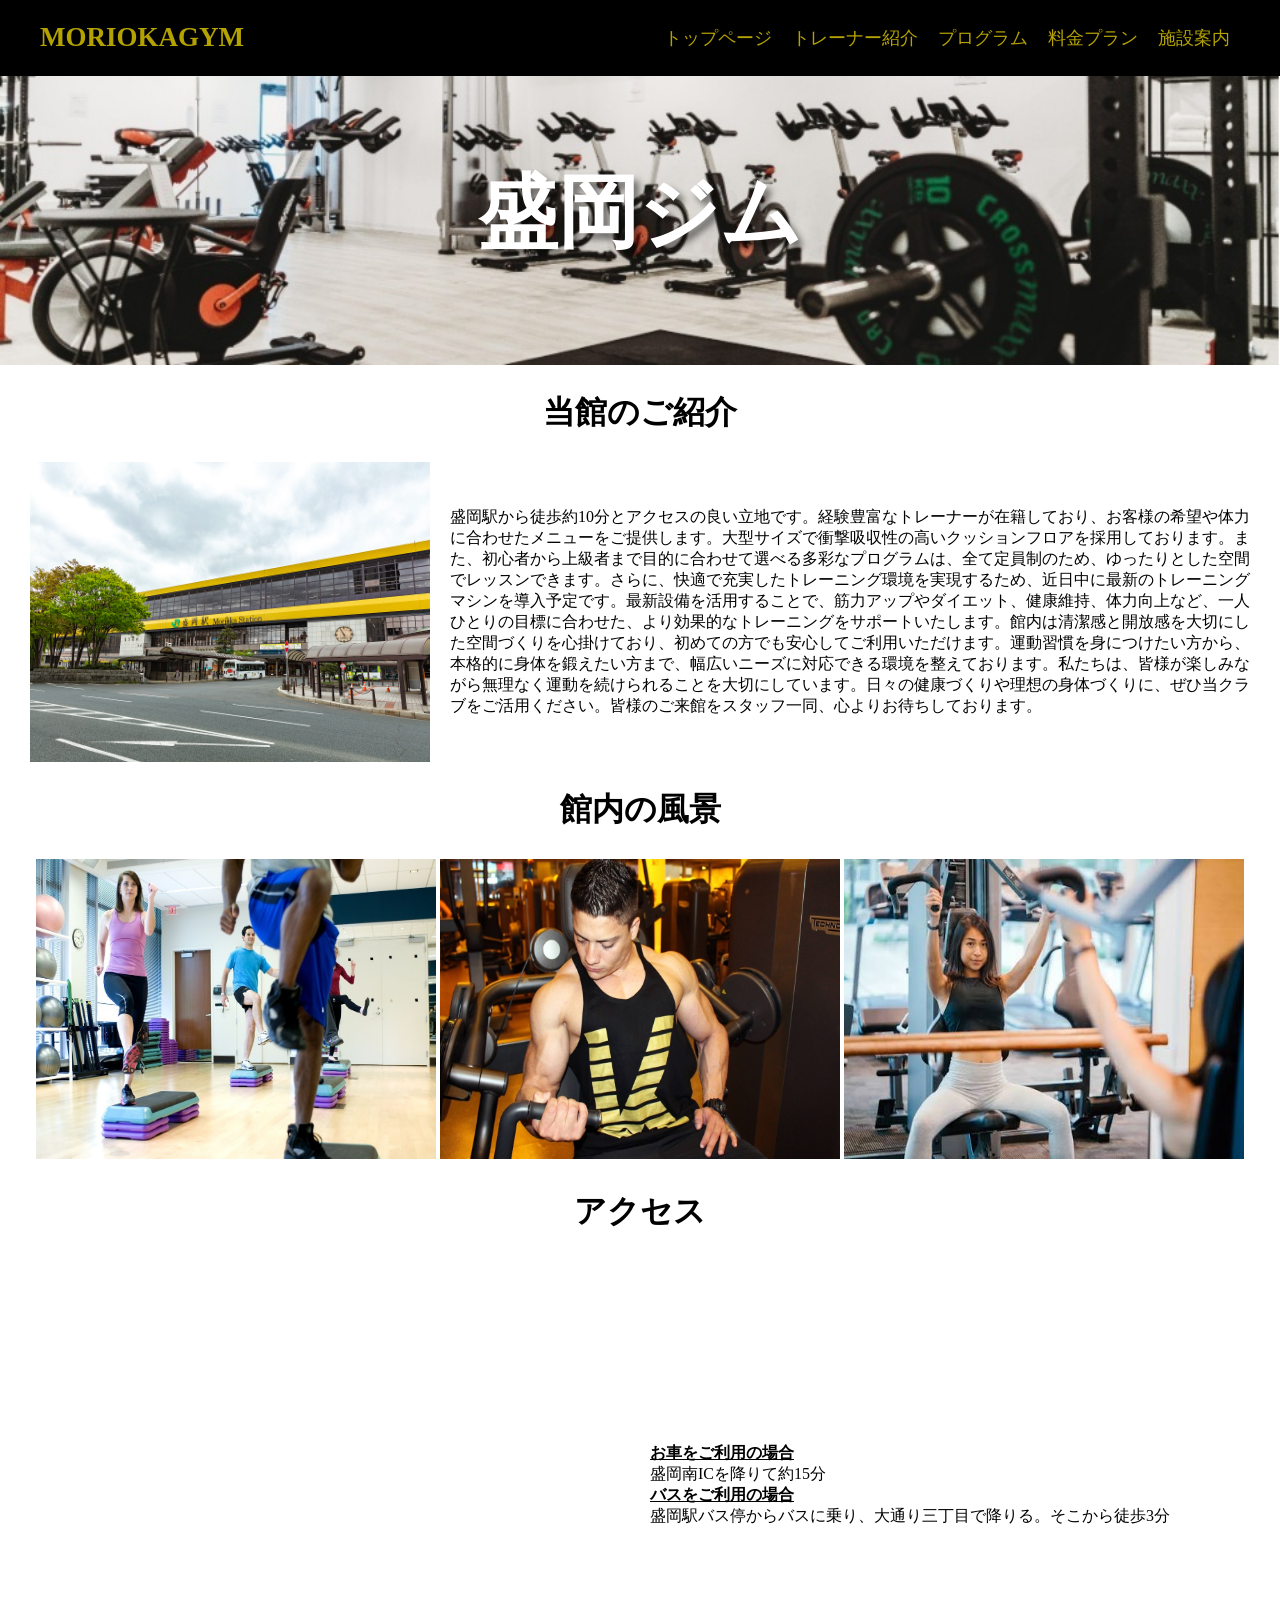
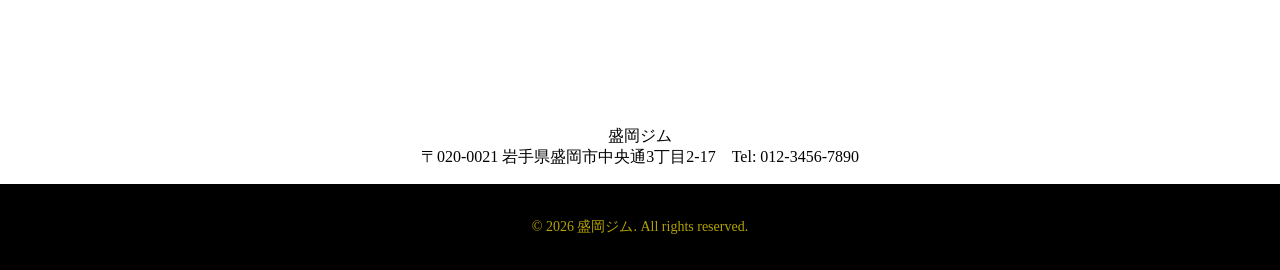
<file: index.html>
<!DOCTYPE html>
<html lang="ja">

<head>
    <meta charset="UTF-8">
    <meta name="viewport" content="width=device-width, initial-scale=1.0">
    <title>盛岡ジム - トップページ</title>
    <link rel="stylesheet" href="common.css">
    <link rel="stylesheet" href="Toppage.css">
</head>

<body>
    <header>
        <nav>
            <div class="header-logo">
                <h1>MORIOKAGYM</h1>
            </div>
            <div class="header-nemu">
                <ul>
                    <li><a href="#">トップページ</a></li>
                    <li><a href="Profile.html">トレーナー紹介</a></li>
                    <li><a href="*">プログラム</a></li>
                    <li><a href="PricePlan.html">料金プラン</a></li>
                    <li><a href="facilities-guide.html">施設案内</a></li>
                </ul>
            </div>
        </nav>
    </header>
    <div class="image-box">
        <img src="img/ToppageImg/top.jpg" alt="トップ">
        <p class="overlay-text">盛岡ジム</p>
    </div>
    <h2 class="introduction">当館のご紹介</h2>
    <div class="land">
        <img src="img/ToppageImg/MoriokaStation.webp" class="morioka-station" alt="盛岡駅">
        <div class="land-text">
            <p>盛岡駅から徒歩約10分とアクセスの良い立地です。経験豊富なトレーナーが在籍しており、お客様の希望や体力に合わせたメニューをご提供します。大型サイズで衝撃吸収性の高いクッションフロアを採用しております。また、初心者から上級者まで目的に合わせて選べる多彩なプログラムは、全て定員制のため、ゆったりとした空間でレッスンできます。さらに、快適で充実したトレーニング環境を実現するため、近日中に最新のトレーニングマシンを導入予定です。最新設備を活用することで、筋力アップやダイエット、健康維持、体力向上など、一人ひとりの目標に合わせた、より効果的なトレーニングをサポートいたします。館内は清潔感と開放感を大切にした空間づくりを心掛けており、初めての方でも安心してご利用いただけます。運動習慣を身につけたい方から、本格的に身体を鍛えたい方まで、幅広いニーズに対応できる環境を整えております。私たちは、皆様が楽しみながら無理なく運動を続けられることを大切にしています。日々の健康づくりや理想の身体づくりに、ぜひ当クラブをご活用ください。皆様のご来館をスタッフ一同、心よりお待ちしております。
            </p>
        </div>
    </div>
    <h2 class="indoor">館内の風景</h2>
    <div class="indoor-pic">
        <img src="img/ToppageImg/lesson.jpg" style="height: 300px; width: 400px;" alt="レッスン">
        <img src="img/ToppageImg/dumbbell.jpg" style="height: 300px; width: 400px;" alt="トレーニング">
        <img src="img/ToppageImg/training.jpg" style="height: 300px; width: 400px;" alt="トレーニング">
    </div>
    <h2 class="access">アクセス</h2>
    <div class="land">
        <iframe
            src="https://www.google.com/maps/embed?pb=!1m18!1m12!1m3!1d3069.5515975599046!2d141.14021717469!3d39.70478479866505!2m3!1f0!2f0!3f0!3m2!1i1024!2i768!4f13.1!3m3!1m2!1s0x5f857630971ceb65%3A0xa71278d9c8f84080!2zTUNM55ub5bKh5oOF5aCx44OT44K444ON44K577yG44OH44K244Kk44Oz5bCC6ZaA5a2m5qChIOODh-OCtuOCpOODs-aDheWgsemkqA!5e0!3m2!1sja!2sjp!4v1793839107788!5m2!1sja!2sjp"
            width="600" height="450" style="border:0;" allowfullscreen="" loading="lazy"
            referrerpolicy="strict-origin-when-cross-origin"></iframe>
        <div class="land-text">
            <span class="traffic">お車をご利用の場合</span><br>盛岡南ICを降りて約15分<br>
            <span class="traffic">バスをご利用の場合</span><br>盛岡駅バス停からバスに乗り、大通り三丁目で降りる。そこから徒歩3分
        </div>
    </div>
    <p class="address">盛岡ジム<br>〒020-0021 岩手県盛岡市中央通3丁目2-17　Tel: 012-3456-7890</p>
    <footer>
        <p>&copy; 2026 盛岡ジム. All rights reserved.</p>
    </footer>
</body>

</html>
</file>
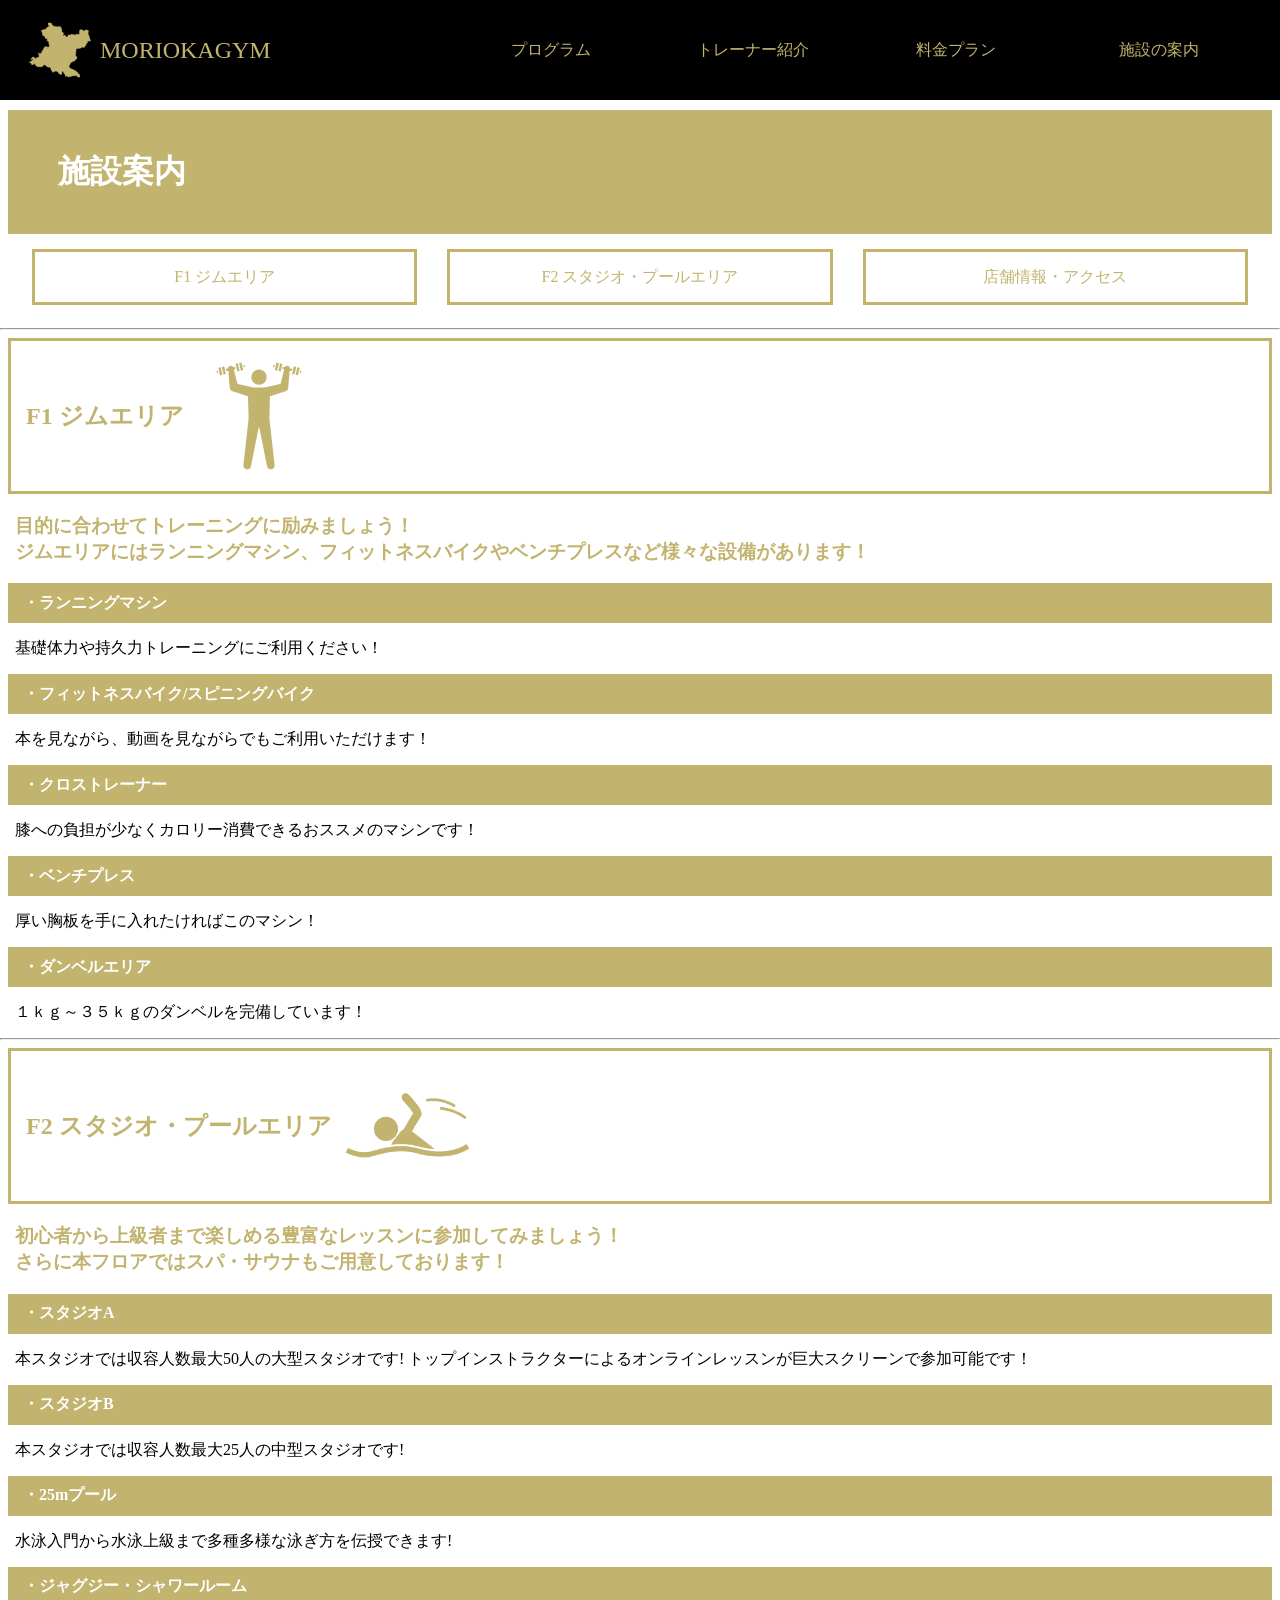
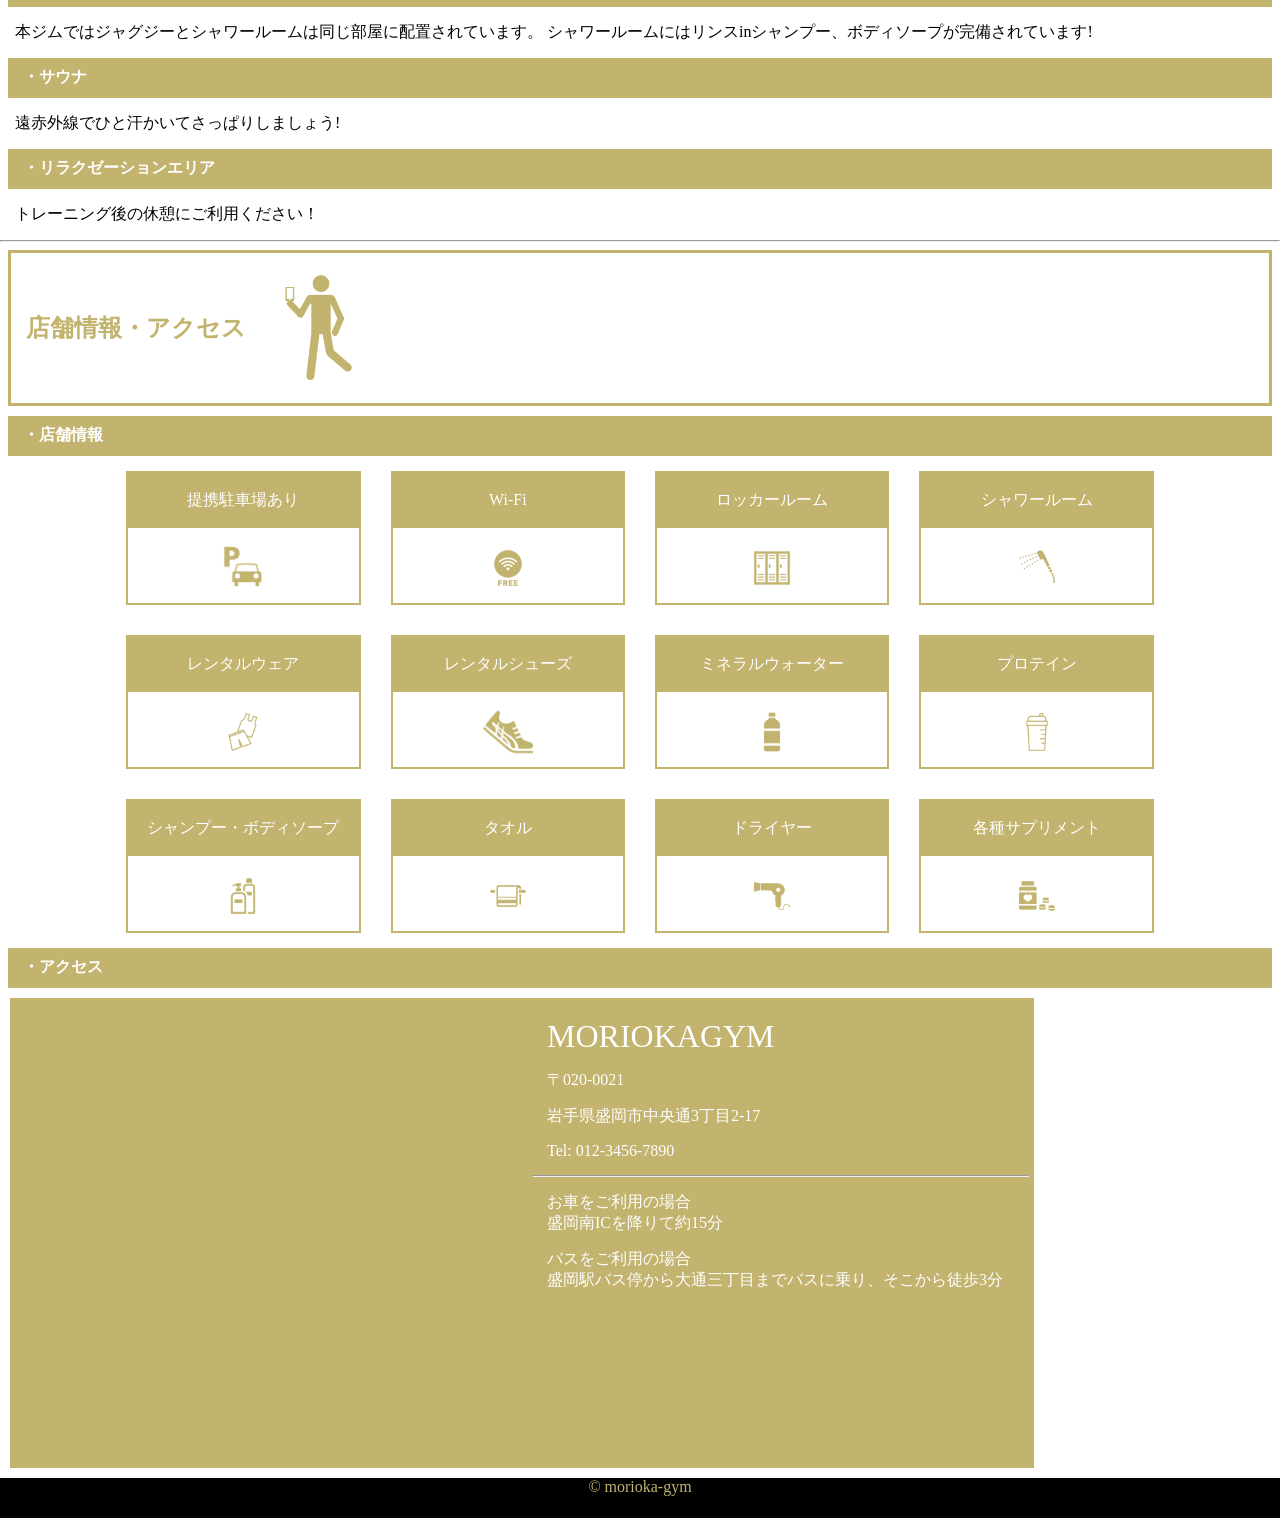
<file: facilities-guide.html>
<!DOCTYPE html>
<html lang="ja">
<head>
    <meta charset="UTF-8">
    <meta name="viewport" content="width=device-width, initial-scale=1.0">
    <link rel="stylesheet" href="facilities-guide.css">
    <link rel="stylesheet" href="style.css">
    <title>施設の案内</title>
</head>
<body>
    <header>
        <div class="top-page">
            <a href="index.html"><img src="morioka.png" alt="盛岡市"><p>MORIOKAGYM</p></a>
        </div>
        <div class="sub-page-list"><a href="Program.html" class="sub-page">プログラム</a></div>
        <div class="sub-page-list"><a href="Profile.html" class="sub-page">トレーナー紹介</a></div>
        <div class="sub-page-list"><a href="PricePlan.html" class="sub-page">料金プラン</a></div>
        <div class="sub-page-list"><a href="#" class="sub-page">施設の案内</a></div>
    </header>
    <main>
        <h1>施設案内</h1>
        <div class="scroll-list">
        <a href="#F1" class="scroll-a">F1 ジムエリア</a>
        <a href="#F2" class="scroll-a">F2 スタジオ・プールエリア</a>
        <a href="#infoandaccess" class="scroll-a">店舗情報・アクセス</a>
        </div>
        <hr>
        <div class="contents">
            <h2 id="F1">F1  ジムエリア</h2>
            <img src="workout.png" alt="筋トレしているピクトグラム">
        </div>
            <h3>目的に合わせてトレーニングに励みましょう！<br>
                ジムエリアにはランニングマシン、フィットネスバイクやベンチプレスなど様々な設備があります！</h3>
            <h4>・ランニングマシン</h4>
                <p>基礎体力や持久力トレーニングにご利用ください！</p>
            <h4>・フィットネスバイク/スピニングバイク</h4>
                <p>本を見ながら、動画を見ながらでもご利用いただけます！</p>
            <h4>・クロストレーナー</h4>
                <p>膝への負担が少なくカロリー消費できるおススメのマシンです！</p>
            <h4>・ベンチプレス</h4>
                <p>厚い胸板を手に入れたければこのマシン！</p>
            <h4>・ダンベルエリア</h4>
                <p>１ｋｇ～３５ｋｇのダンベルを完備しています！</p>
            
        <hr>
        <div class="contents">
            <h2 id="F2">F2  スタジオ・プールエリア</h2>
            <img src="swim.png" alt="水泳しているピクトグラム">
        </div>
            <h3>初心者から上級者まで楽しめる豊富なレッスンに参加してみましょう！<br>
                さらに本フロアではスパ・サウナもご用意しております！</h3>
            <h4>・スタジオA</h4>
                <p>本スタジオでは収容人数最大50人の大型スタジオです!
                トップインストラクターによるオンラインレッスンが巨大スクリーンで参加可能です！</p>
            <h4>・スタジオB</h4>   
                <p>本スタジオでは収容人数最大25人の中型スタジオです!
                </p>
            <h4>・25mプール</h4>
                <p>水泳入門から水泳上級まで多種多様な泳ぎ方を伝授できます!</p>
            <h4>・ジャグジー・シャワールーム</h4>
                <p>本ジムではジャグジーとシャワールームは同じ部屋に配置されています。
                シャワールームにはリンスinシャンプー、ボディソープが完備されています!</p>
            <h4>・サウナ</h4>
                <p>遠赤外線でひと汗かいてさっぱりしましょう!</p> 
            <h4>・リラクゼーションエリア</h4>
                <p>トレーニング後の休憩にご利用ください！</p>    
        <hr>
        <div class="contents">
            <h2 id="infoandaccess">店舗情報・アクセス</h2>
            <img src="phone.png" alt="スマホ触っているピクトグラム">
        </div>
        <h4>・店舗情報</h4>
            <div class="info-list">
                <div class="info-box"><p>提携駐車場あり</p><img src="parking.png" alt="駐車場"></div>
                <div class="info-box"><p>Wi-Fi</p><img src="wi-fi.png" alt="wi-fi"></div>
                <div class="info-box"><p>ロッカールーム</p><img src="locker.png" alt="ロッカー"></div>
                <div class="info-box"><p>シャワールーム</p><img src="shower.png" alt="シャワー"></div>
            </div>
            <div class="info-list">
                <div class="info-box"><p>レンタルウェア</p><img src="wear.png" alt="ウェア"></div>
                <div class="info-box"><p>レンタルシューズ</p><img src="shoe.png" alt="シューズ"></div>
                <div class="info-box"><p>ミネラルウォーター</p><img src="water.png" alt="ミネラルウォーター"></div>
                <div class="info-box"><p>プロテイン</p><img src="protein.png" alt="プロテイン"></div>
            </div>
            <div class="info-list">
                <div class="info-box"><p>シャンプー・ボディソープ</p><img src="shampoo.png" alt="シャンプー"></div>
                <div class="info-box"><p>タオル</p><img src="towel.png" alt="タオル"></div>
                <div class="info-box"><p>ドライヤー</p><img src="dryer.png" alt="ドライヤー"></div>
                <div class="info-box"><p>各種サプリメント</p><img src="supplement.png" alt="サプリメント"></div>
            </div>
        <h4>・アクセス</h4>
            <div class="access">
                <iframe src="https://www.google.com/maps/embed?pb=!1m18!1m12!1m3!1d645.2821438912624!2d141.14177416527622!3d39.7060240835!2m3!1f0!2f0!3f0!3m2!1i1024!2i768!4f13.1!3m3!1m2!1s0x5f8577e079259193%3A0x945d2e588792882f!2z55ub5bKh5oOF5aCx44OT44K444ON44K577yG44OH44K244Kk44Oz5bCC6ZaA5a2m5qChIElU44K344K544OG44Og6aSo!5e0!3m2!1sja!2sjp!4v1794799154236!5m2!1sja!2sjp" width="600" height="450" style="border:0;" allowfullscreen="" loading="lazy" referrerpolicy="strict-origin-when-cross-origin"></iframe>
                <div class="store-info">
                    <p class="gym-name">MORIOKAGYM</p>
                    <p>〒020-0021</p>
                    <p>岩手県盛岡市中央通3丁目2-17</p>
                    <p>Tel: 012-3456-7890</p>
                    <hr>
                    <p>お車をご利用の場合<br>盛岡南ICを降りて約15分</p>
                    <p>バスをご利用の場合<br>盛岡駅バス停から大通三丁目までバスに乗り、そこから徒歩3分</p>
                </div>
            </div>
    </main>
</body>
<footer>&copy; morioka-gym</footer>
</html>
</file>
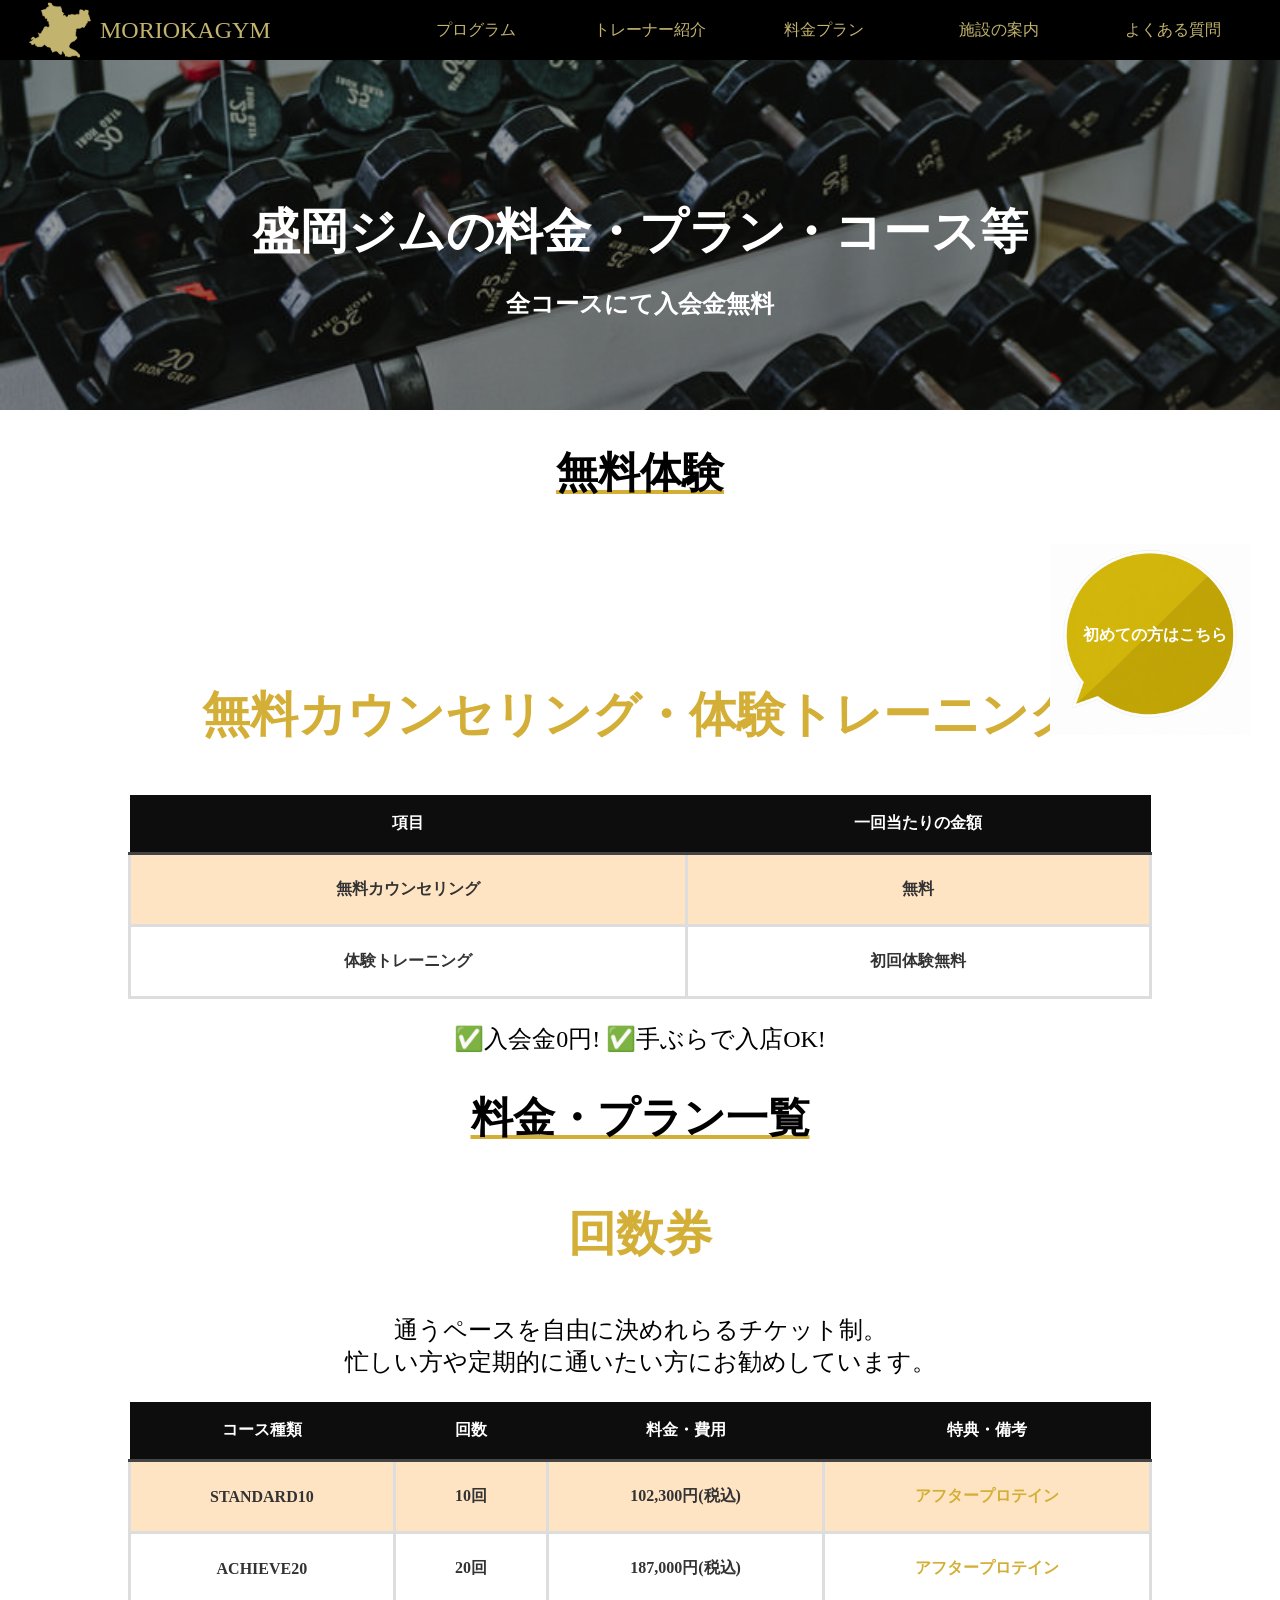
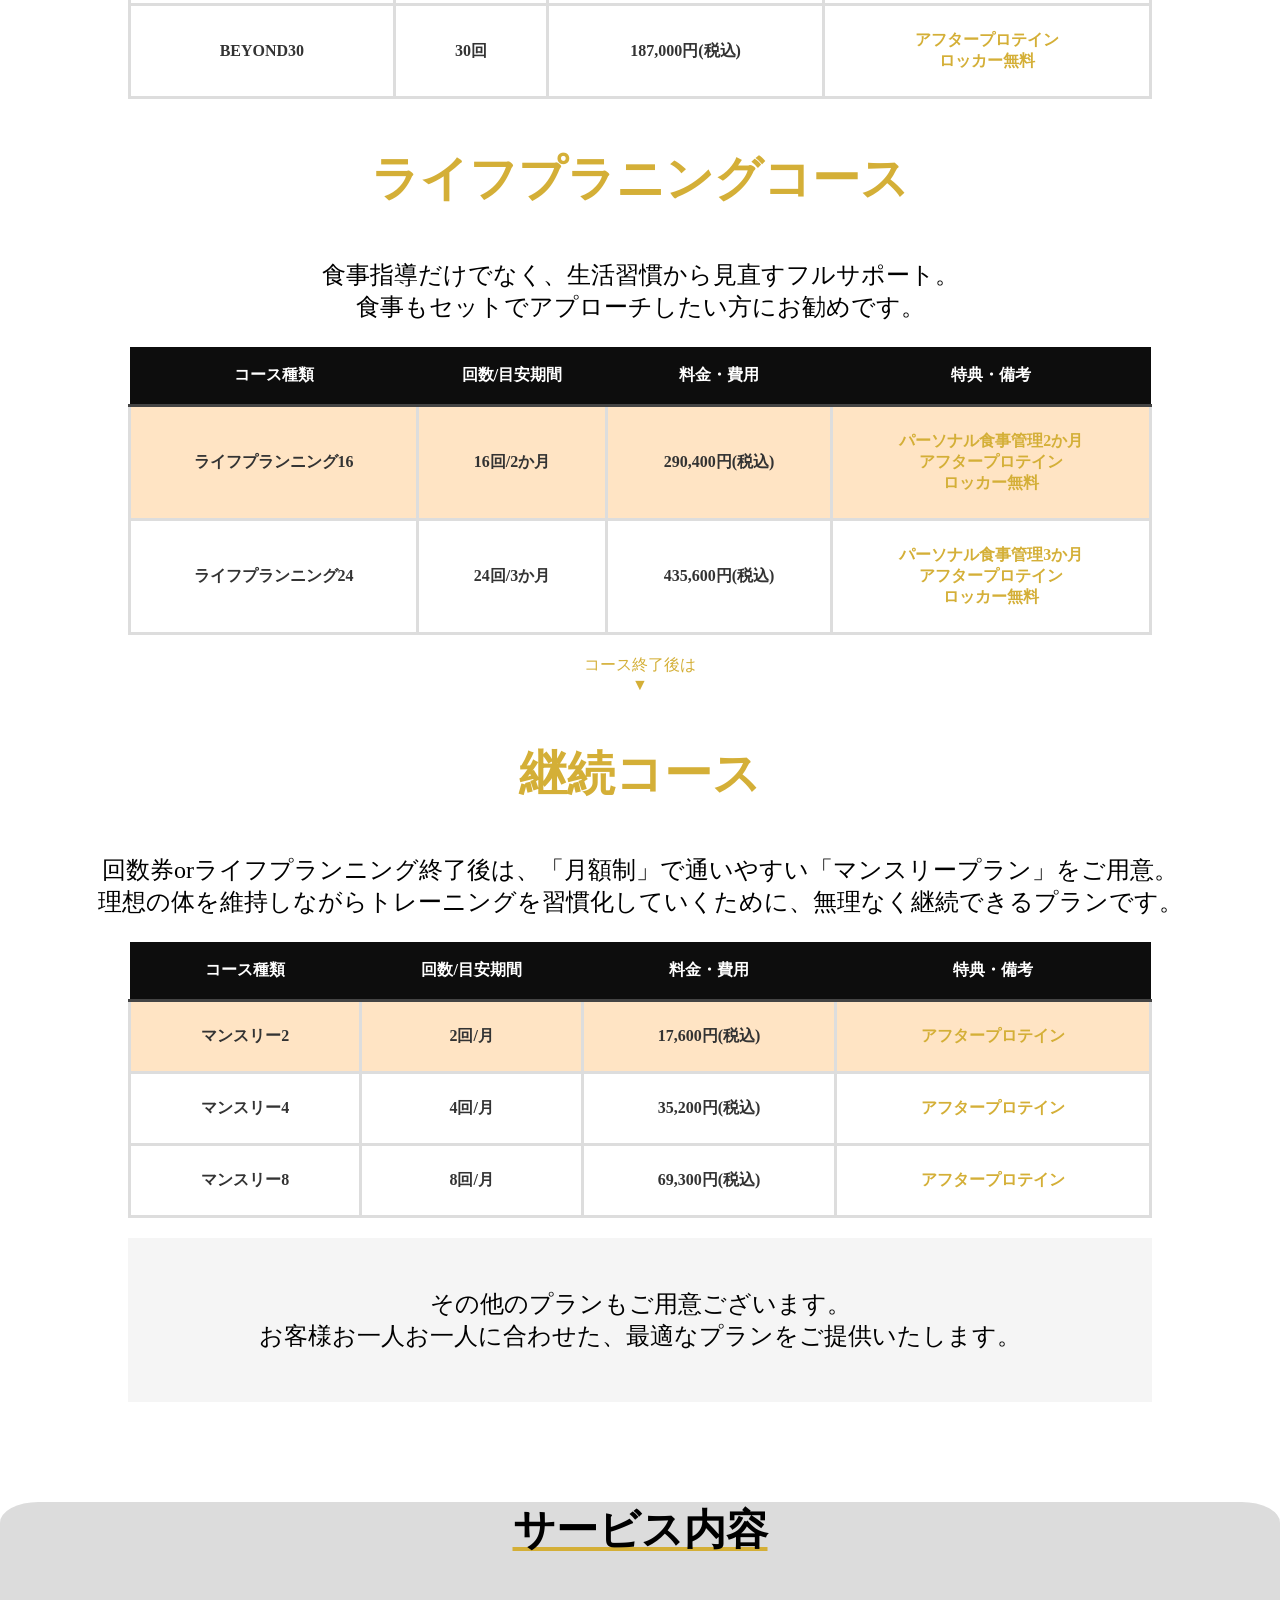
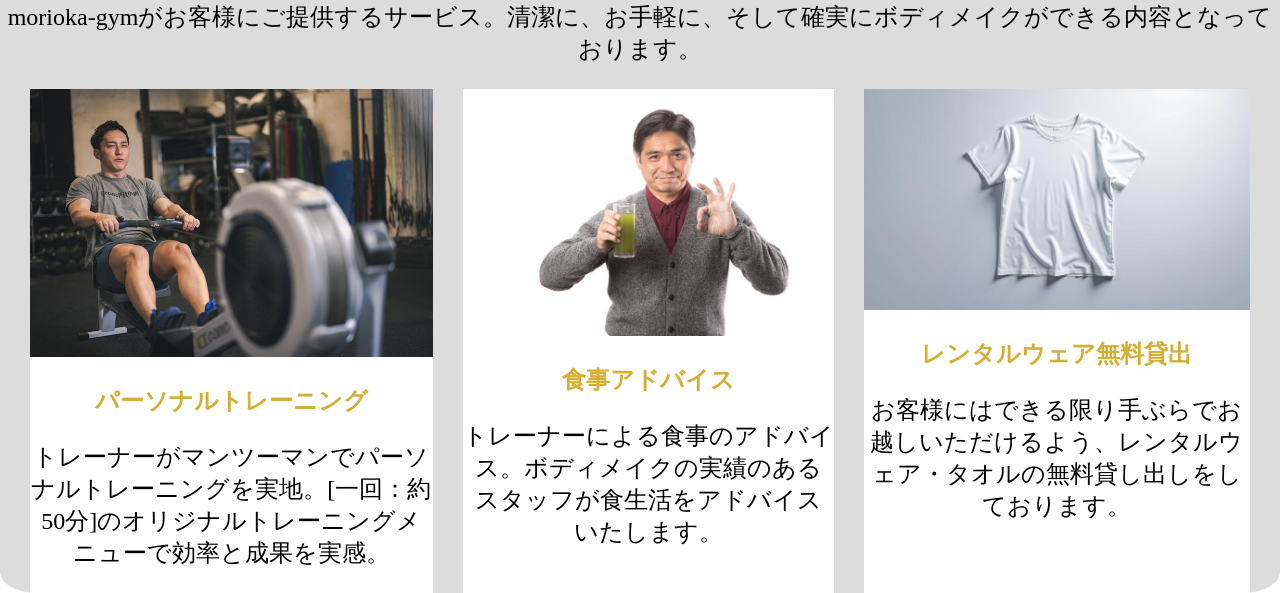
<file: PricePlan.html>
<!DOCTYPE html>
<html lang="ja">
<head>
    <meta charset="UTF-8">
    <meta name="viewport" content="width=device-width, initial-scale=1.0">
    <link rel="stylesheet" href="PricePlan.css">
    <link rel="stylesheet" href="style.css">
    <title>料金プラン</title>
</head>
<body id="PricePlan">
      <header>
        <div class="top-page">
            <a href="index.html"><img src="morioka.png" alt="盛岡市"><p>MORIOKAGYM</p></a>
        </div>
        <div class="sub-page-list"><a href="" class="sub-page">プログラム</a></div>
        <div class="sub-page-list"><a href="Profile.html" class="sub-page">トレーナー紹介</a></div>
        <div class="sub-page-list"><a href="PricePlan.html" class="sub-page">料金プラン</a></div>
        <div class="sub-page-list"><a href="#" class="sub-page">施設の案内</a></div>
        <div class="sub-page-list"><a href="question.html" class="sub-page">よくある質問</a></div>
    </header>
    <section class="top">
        <div class="top-item">
            <img src="/img/PricePlanimg/PricePlan_danberu.jpg" alt="トップの背景画像">
        <div class="top-text">
    <h1>盛岡ジムの料金・プラン・コース等</h1>
    <p>全コースにて入会金無料</p>
</div></div>
</section>
<section class="free-plan">
    <h2 class="line">無料体験</h2><!--.line {
  text-decoration: underline solid gold;
}で下線を引く-->
<div class="gold-img">
<img src="img/PricePlanimg/PricePlan_hukidasi.png" alt="">
<p class="gold-img-text">初めての方はこちら</p>
</div>
<p class="gold-big">無料カウンセリング・体験トレーニング</p>
<table class="table price-table">
    <thead>
        <tr>
            <th>項目</th>
            <th>一回当たりの金額</th>
        </tr>
    </thead>
    <tbody>
        <tr><!--ここら辺暇があったら文字の色とか背景色カエル-->
            <td>無料カウンセリング</td>
            <td>無料</td>
        </tr>
        <tr>
             <td>体験トレーニング</td>
            <td>初回体験無料</td>
        </tr>
    </tbody>
</table>
<p class="normal-text">✅入会金0円!           ✅手ぶらで入店OK!
</p>
</section>
<section class="not-free-plan">
   <h2 class="line">料金・プラン一覧</h2>
   <p class="gold-big">回数券</p>
   <p class="normal-text">通うペースを自由に決めれらるチケット制。<br>
忙しい方や定期的に通いたい方にお勧めしています。</p>
<table class="table price-table">
    <thead>
        <tr>
            <th>コース種類</th>
            <th>回数</th>
            <th>料金・費用</th>
            <th>特典・備考</th>
        </tr>
    </thead>
    <tbody>
        <tr>
            <td>STANDARD10</td>
            <td>10回</td>
            <td>102,300円(税込)</td>
            <td class="gold">アフタープロテイン</td>
        </tr>
        <tr>
            <td>ACHIEVE20</td>
            <td>20回</td>
            <td>187,000円(税込)</td>
            <td class="gold">アフタープロテイン</td>
        </tr>
        <tr>
            <td>BEYOND30</td>
            <td>30回</td>
            <td>187,000円(税込)</td>
            <td class="gold">アフタープロテイン<br>ロッカー無料</td>
        </tr>
    </tbody>
</table>
   <p class="gold-big">ライフプラニングコース</p>
   <p class="normal-text">食事指導だけでなく、生活習慣から見直すフルサポート。<br>
食事もセットでアプローチしたい方にお勧めです。</p>
<table class="table price-table">
    <thead>
        <tr>
            <th>コース種類</th>
            <th>回数/目安期間</th>
            <th>料金・費用</th>
            <th>特典・備考</th>
        </tr>
    </thead>
    <tbody>
        <tr>
            <td>ライフプランニング16</td>
            <td>16回/2か月</td>
            <td>290,400円(税込)</td>
            <td class="gold">パーソナル食事管理2か月<br>アフタープロテイン<br>ロッカー無料</td>
        </tr>
        <tr>
            <td>ライフプランニング24</td>
            <td>24回/3か月</td>
            <td>435,600円(税込)</td>
            <td class="gold">パーソナル食事管理3か月<br>アフタープロテイン<br>ロッカー無料</td>
        </tr>
    </tbody>
</table>
<p class="gold">コース終了後は<br>▼</p>
  <p class="gold-big">継続コース</p>
   <p class="normal-text">回数券orライフプランニング終了後は、「月額制」で通いやすい「マンスリープラン」をご用意。<br>
理想の体を維持しながらトレーニングを習慣化していくために、無理なく継続できるプランです。</p>
<table class="table price-table">
    <thead>
        <tr>
            <th>コース種類</th>
            <th>回数/目安期間</th>
            <th>料金・費用</th>
            <th>特典・備考</th>
        </tr>
    </thead>
    <tbody>
        <tr>
            <td>マンスリー2</td>
            <td>2回/月</td>
            <td>17,600円(税込)</td>
            <td class="gold">アフタープロテイン</td>
        </tr>
        <tr>
            <td>マンスリー4</td>
            <td>4回/月</td>
            <td>35,200円(税込)</td>
            <td class="gold">アフタープロテイン</td>
        </tr>
         <tr>
            <td>マンスリー8</td>
            <td>8回/月</td>
            <td>69,300円(税込)</td>
            <td class="gold">アフタープロテイン</td>
        </tr>
    </tbody>
</table>
<p class="onother-plan">その他のプランもご用意ございます。<br>お客様お一人お一人に合わせた、最適なプランをご提供いたします。</p>
</section>
<section class="servise">
     <h2 class="line">サービス内容</h2>
     <p class="normal-text">morioka-gymがお客様にご提供するサービス。清潔に、お手軽に、そして確実にボディメイクができる内容となっております。</p>
     <div class="servise-container">
     <div class="servise-detail">
        <img src="img/PricePlanimg/PricePlan_training.jpg" alt="training">
        <p class="gold-1">パーソナルトレーニング</p>
        <p class="normal-text">トレーナーがマンツーマンでパーソナルトレーニングを実地。[一回：約50分]のオリジナルトレーニングメニューで効率と成果を実感。</p>
     </div>
      <div class="servise-detail">
        <img src="img/PricePlanimg/PricePlan_advice.jpg" alt="adivise">
        <p class="gold-1">食事アドバイス</p>
        <p class="normal-text">トレーナーによる食事のアドバイス。ボディメイクの実績のあるスタッフが食生活をアドバイスいたします。</p>
     </div>
      <div class="servise-detail">
        <img src="img/PricePlanimg/PricePlan_rental wear.jpg" alt="rental wear">
        <p class="gold-1">レンタルウェア無料貸出</p>
        <p class="normal-text">お客様にはできる限り手ぶらでお越しいただけるよう、レンタルウェア・タオルの無料貸し出しをしております。</p>
     </div>
     </div>

</section>
</body>
</html>
</file>
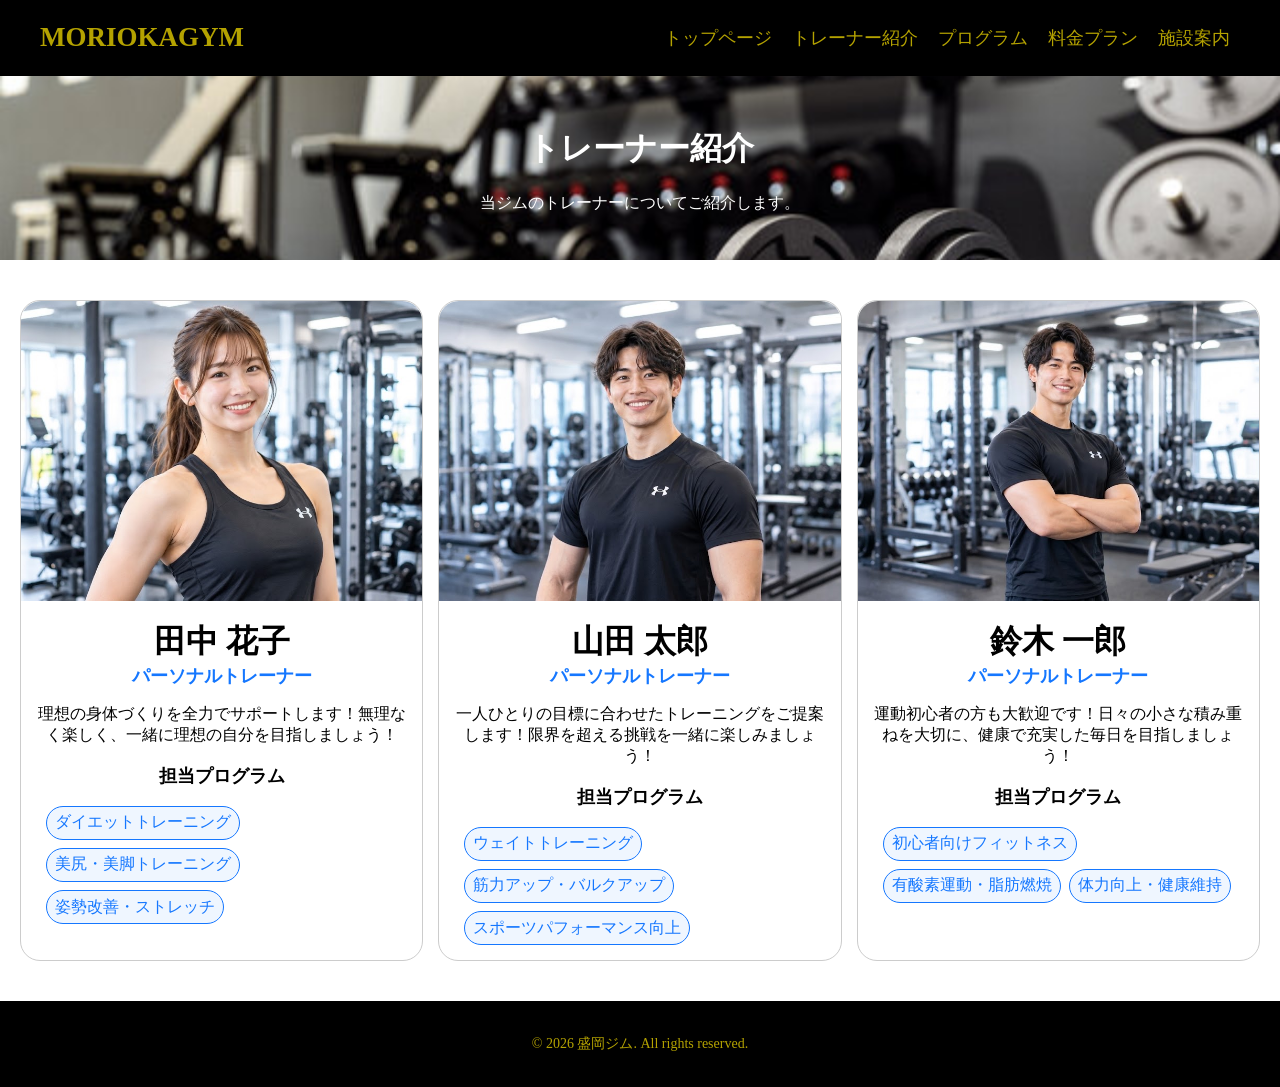
<file: Profile.html>
<!DOCTYPE html>
<html lang="ja">

<head>
    <meta charset="UTF-8">
    <meta name="viewport" content="width=device-width, initial-scale=1.0">
    <link rel="stylesheet" href="Profile.css">
    <link rel="stylesheet" href="common.css">
    <title>トレーナー紹介</title>
</head>

<body>
    <!-- 共通ヘッダー -->
    <header>
        <nav>
            <div class="header-logo">
                <h1>MORIOKAGYM</h1>
            </div>
            <div class="header-nemu">
                <ul>
                    <li><a href="index.html">トップページ</a></li>
                    <li><a href="Profile.html">トレーナー紹介</a></li>
                    <li><a href="*">プログラム</a></li>
                    <li><a href="PricePlan.html">料金プラン</a></li>
                    <li><a href="facilities-guide.html">施設案内</a></li>
                </ul>
            </div>
        </nav>
    </header>

    <div class="profile-title">
        <div class="title-text">
            <h1>トレーナー紹介</h1>
            <p>当ジムのトレーナーについてご紹介します。</p>
        </div>
    </div>

    <div class="profile-all">
        <div class="profile-content">
            <div class="profile-image">
                <img src="Profile_img/trainer1.png" alt="トレーナーの写真">
            </div>
            <div class="profile-details">
                <p class="name">田中 花子</p>
                <p class="position">パーソナルトレーナー</p>
                <p class="message">理想の身体づくりを全力でサポートします！無理なく楽しく、一緒に理想の自分を目指しましょう！</p>
                <p class="program">担当プログラム</p>
                <ul class="program-list">
                    <li>ダイエットトレーニング</li>
                    <li>美尻・美脚トレーニング</li>
                    <li>姿勢改善・ストレッチ</li>
                </ul>
            </div>
        </div>

        <div class="profile-content">
            <div class="profile-image">
                <img src="Profile_img/trainer2.png" alt="トレーナーの写真">
            </div>
            <div class="profile-details">
                <p class="name">山田 太郎</p>
                <p class="position">パーソナルトレーナー</p>
                <p class="message">一人ひとりの目標に合わせたトレーニングをご提案します！限界を超える挑戦を一緒に楽しみましょう！</p>
                <p class="program">担当プログラム</p>
                <ul class="program-list">
                    <li>ウェイトトレーニング</li>
                    <li>筋力アップ・バルクアップ</li>
                    <li>スポーツパフォーマンス向上</li>
                </ul>
            </div>
        </div>

        <div class="profile-content">
            <div class="profile-image">
                <img src="Profile_img/trainer3.png" alt="トレーナーの写真">
            </div>
            <div class="profile-details">
                <p class="name">鈴木 一郎</p>
                <p class="position">パーソナルトレーナー</p>
                <p class="message">運動初心者の方も大歓迎です！日々の小さな積み重ねを大切に、健康で充実した毎日を目指しましょう！</p>
                <p class="program">担当プログラム</p>
                <ul class="program-list">
                    <li>初心者向けフィットネス</li>
                    <li>有酸素運動・脂肪燃焼</li>
                    <li>体力向上・健康維持</li>
                </ul>
            </div>
        </div>
    </div>

    <footer>
        <p>&copy; 2026 盛岡ジム. All rights reserved.</p>
    </footer>

</body>

</html>
</file>
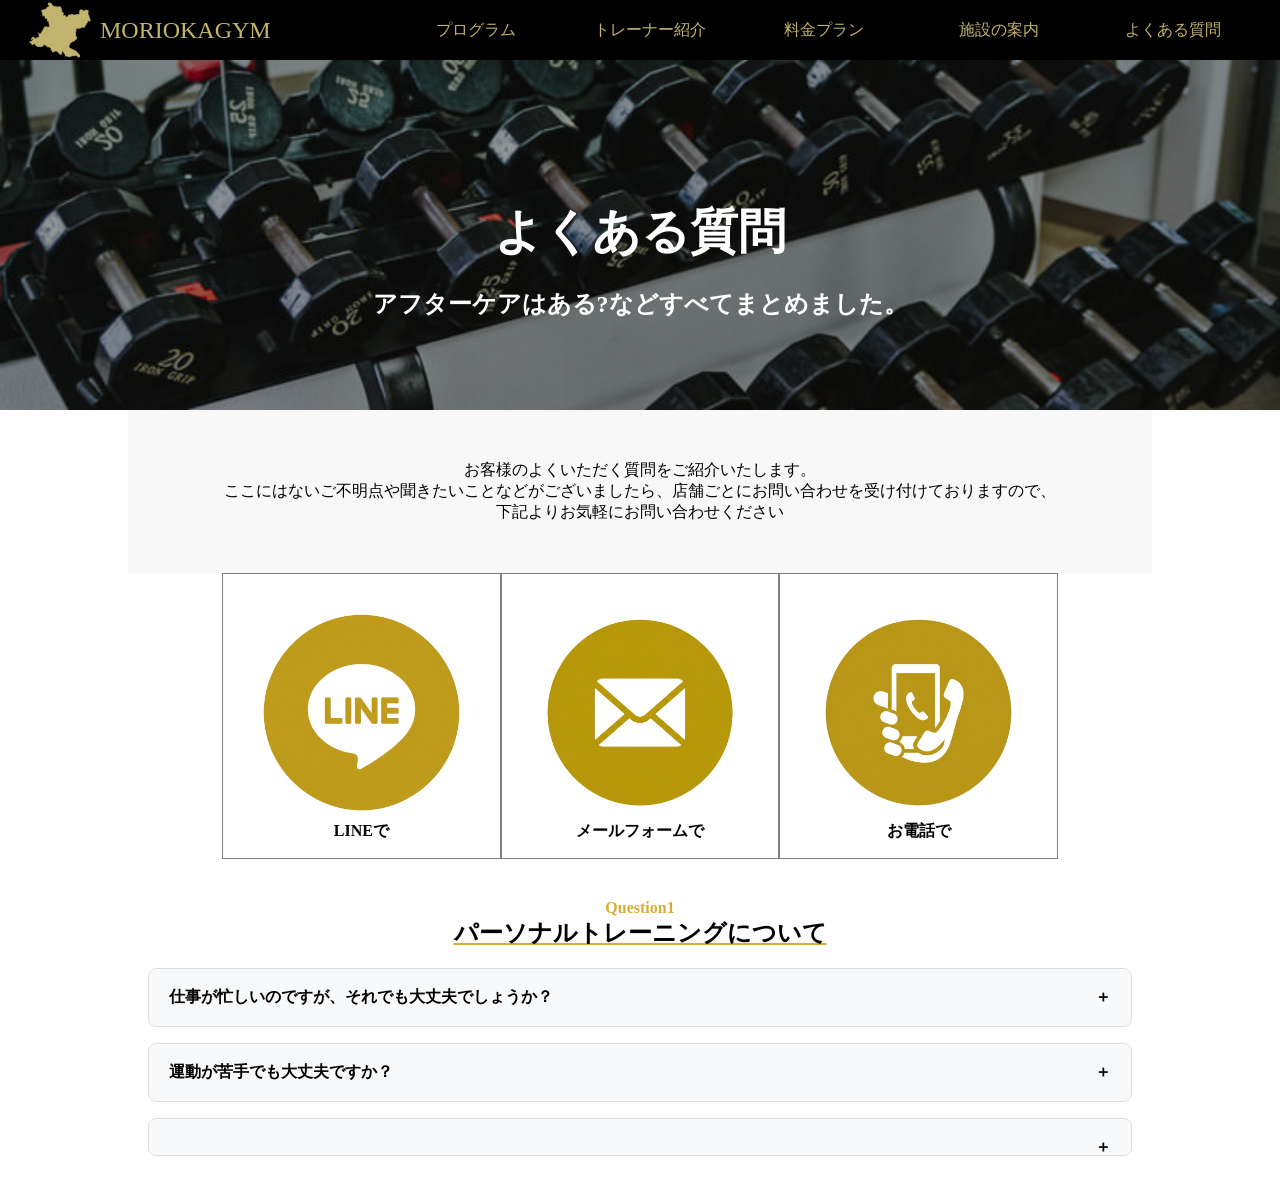
<file: question.html>
<!DOCTYPE html>
<html lang="ja">
<head>
    <meta charset="UTF-8">
    <meta name="viewport" content="width=-width, initial-scale=1.0">
    <link rel="stylesheet" href="question.css">
    <link rel="stylesheet" href="style.css">
    <title>よくある質問</title>
</head>
<body>
      <header>
        <div class="top-page">
            <a href="index.html"><img src="morioka.png" alt="盛岡市"><p>MORIOKAGYM</p></a>
        </div>
        <div class="sub-page-list"><a href="" class="sub-page">プログラム</a></div>
        <div class="sub-page-list"><a href="Profile.html" class="sub-page">トレーナー紹介</a></div>
        <div class="sub-page-list"><a href="PricePlan.html" class="sub-page">料金プラン</a></div>
        <div class="sub-page-list"><a href="#" class="sub-page">施設の案内</a></div>
        <div class="sub-page-list"><a href="question.html" class="sub-page">よくある質問</a></div>
    </header>
       <section class="top">
        <div class="top-item">
            <img src="/img/PricePlanimg/PricePlan_danberu.jpg" alt="トップの背景画像">
        <div class="top-text">
    <h1>よくある質問</h1>
    <p>アフターケアはある?などすべてまとめました。
    </p>
</div></div>
</section>
<p class="otoiawase">お客様のよくいただく質問をご紹介いたします。<br>
ここにはないご不明点や聞きたいことなどがございましたら、店舗ごとにお問い合わせを受け付けておりますので、<br>
下記よりお気軽にお問い合わせください
    </p>
    <section class="otoiawase-detail">
     <div class="servise-container">
     <div class="servise-detail">
        <img src="img/questionimg/question_line.jpg" alt="training">
        <p class="otoiawase-text">LINEで</p>
     </div>
      <div class="servise-detail">
        <img src="img/questionimg/question_mail.jpg" alt="adivise">
        <p class="otoiawase-text">メールフォームで</p>
     </div>
      <div class="servise-detail">
        <img src="img/questionimg/question_phone.jpg" alt="rental wear">
        <p class="otoiawase-text">お電話で</p>
     </div>
     </div>
</section>
<section class="question">
    <p class="gold-text">Question1</p>
      <h2 class="line">パーソナルトレーニングについて</h2>
    <details class="faq-item">
      <summary class="faq-question">仕事が忙しいのですが、それでも大丈夫でしょうか？</summary>
      <div class="faq-answer">
        <p>そういう方のために、不定期でも通える回数券のプランをご用意しています。<br>
        土日祝も休まず営業しており、忙しい時にこそ心掛けるべき食事方法も提案させていただいてますので、<br>
    トレーニング頻度は高いに越したことはないものの、効果はご実感にただけるものとなっております。</p>
      </div>
    </details>
    <details class="faq-item">
      <summary class="faq-question">運動が苦手でも大丈夫ですか？</summary>
      <div class="faq-answer">
        <p>もちろん、大丈夫です！<br>私たちには「運動が苦手な初心者の方こそお越しいただきたい」という思いがあります。<br>
        なぜなら、慣れていない自己流の筋トレは狙った部位に聞かず、最悪の場合ケガに繋がることがあるためです。「フィットネスライフの<br>
    スタートをMORIOKA-GYMで切りたい」とお客様に言っていただけることが私たちにとっては非常に大きなやりがいとなって<br>おります。</p>
      </div>
    </details>
    <details class="faq-item">
      <summary class="faq-question"></summary>
      <div class="faq-answer">
        <p></p>
      </div>
    </details>
</section>


    </body>
</file>
<file: common.css>
@charset "utf-8";

/* * {
    outline: 2px solid red;  
} */

header {
    background-color: #000000;
    font-size: 18px;
    /* ↑ここのフォントサイズ8の倍数だとヘッダーの縦幅がおかしくなるので18で調整してます */
    color: #d4bf00d8;
}

header nav {
    display: flex;
    justify-content: space-between;
}

header .header-logo {
    padding-left: 40px;
}

header ul {
    list-style-type: none;
    display: flex;
}

header li {
    margin-right: 20px;
    display: inline;
}

header a {
    color: #d4bf00d8;
    text-decoration: none;
    background-position: bottom right;
    background-size: 0 2px;
    padding-bottom: 2px;
    background-repeat: no-repeat;
    background-image: linear-gradient(#fff, #fff);
    transition: background-size 0.3s;
}

header a:hover {
    color: #ffffff;
    background-position: left bottom;
    background-size: 100% 2px;
}

header .header-nemu {
    display: flex;
    align-items: center;
    text-align: right;
    padding-right: 30px;
}   

footer {
    background-color: #000000;
    padding: 20px;
    text-align: center;
    font-size: 14px;
    color: #d4bf00d8;
}
</file>
<file: Toppage.css>
body {
    margin: 0;
}

.top {
    font-size: 102px;
    color: #4169e1;
    text-align: center;
}

.top-img {
    height: 200px;
    width: auto;
}

.image-box {
    position: relative;
    /* 基準にする */
    width: 100%;
    max-width: 100%;
    /* 画像の幅に合わせて調整 */
}

.image-box img {
    width: 100%;
    height: auto;
    display: block;
}

.overlay-text {
    position: absolute;
    top: 20%;
    left: 50%;
    transform: translate(-50%, -50%);
    color: white;
    font-size: 80px;
    font-weight: bold;
    text-shadow: 5px 6px 7px rgba(0, 0, 0, 0.5);
}

.introduction {
    text-align: center;
    font-size: 32px;
}

.morioka-station {
    height: 300px;
    width: 400px;
    margin-left: 30px;
}

.land {
    display: flex;
    align-items: center;
}

.land-text {
    margin-left: 20px;
    margin-right: 30px;
}

.indoor {
    text-align: center;
    font-size: 32px;
}

.indoor-pic {
    text-align: center;
}

.access {
    text-align: center;
    font-size: 32px;
}

.traffic {
    text-decoration: underline;
    font-weight: bold;
}

.address {
    text-align: center;
}

iframe {
    margin-left: 30px;
}
</file>
<file: facilities-guide.css>
@charset "utf-8";

html{
    scroll-behavior: smooth;
}

body{
    margin: 0;
}

h1 {
    font-size: 32px;
    color: white;
    background-color: rgb(194, 179, 110);
    background-size: cover;
    display: flex;
    align-items: center;
    padding: 40px 0px 40px 50px;
    margin: 10px 8px 0;
}

.scroll-list{
    display: flex;
    justify-content: center;
    margin: 0 8px;
}

.scroll-a {
    width: 30%;
    height: 50px;
    color: rgb(194, 179, 110);
    display: flex;
    justify-content: center;
    align-items: center;
    border: 3px solid rgb(194, 179, 110);
    margin: 15px;
}

.scroll-a:hover{
    color: white;
    background-color: rgb(194, 179, 110);
    border: 3px solid rgb(194, 179, 110);
}

.contents {
    img{
        width: 150px;
    }
    height: 150px;
    color: rgb(194, 179, 110);
    display: flex;
    align-items: center;
    border: 3px solid rgb(194, 179, 110);
    padding-left: 15px;
    margin: 0 8px 10px;
}

h3{
    color: rgb(194, 179, 110);
    margin-left: 15px;
}

h4 {
    height: 40px;
    padding-left: 15px;
    color: white;
    background-color: rgb(194, 179, 110);
    display: flex;
    align-items: center;
    margin: 0 8px;
}

p{
    margin: 15px;
}

#F1{
    scroll-margin-top: 160px;
}

#F2{
    scroll-margin-top: 160px;
}

#infoandaccess{
    scroll-margin-top: 160px;
}

.info-list{
    display: flex;
    justify-content: center;
}

.info-box{
    height: 130px;
    width: 18%;
    border: 2px solid rgb(194, 179, 110);
    p{
        height: 55px;
        width: 100%;
        color: white;
        background-color: rgb(194, 179, 110);
        margin: 0 0 15px 0;
        display: flex;
        align-items: center;
        justify-content: center;
    }
    img{
        width: 50px;
    }
    margin: 15px;
    display: flex;
    flex-direction: column;
    align-items: center;
}

.access{
    iframe{
        width: 50%;
        margin: 10px;
    }
    .store-info{
        width: 50%;
        margin: 5px;
    }
    width: 80%;
    margin: 10px;
    color: white;
    background-color: rgb(194, 179, 110);
    display: flex;
    justify-content: center;
}

.gym-name{
    font-size: 32px;
}
</file>
<file: style.css>
@charset "utf-8";
/*フォントサイズは基本8の倍数*/

header{
    height: 60px;
    background-color: black;
    padding: 20px;
    display: flex;
    align-items: center;
    position: sticky;
    top: 0px;
}

a{
    color: rgb(194, 179, 110);
    text-decoration: none;
}

.top-page{
    a{
        width: 100%;
        display: flex;
        align-items: center;
    }
    img{
        width: 80px;
    }
    p{
        flex: 1;
        margin: 0;
    }
    font-size: 24px;
    width: 36%;
}

.sub-page-list{
    width: 17%;
    display: flex;
    justify-content: center;
}

.sub-page{
    position: relative;
    display: inline-block;
    
}

.sub-page::after{
    position: absolute;
    left: 0;
    content: '';
    width: 100%;
    height: 2px;
    background: white;
    bottom: -1px;
    transform: scaleX(0);
    transform-origin: center;
    transition: transform 0.3s;
}

.sub-page:hover::after{
    transform: scaleX(1);
}

footer{
    height: 40px;
    color: rgb(194, 179, 110);
    background-color: black;
    display: flex;
    justify-content: center;
}
</file>
<file: PricePlan.css>
@charset "utf-8";

*{
box-sizing: border-box;
}
body{
    margin: 0;
    padding: 0;
    background-color: white;
}

.top-item {
    position: relative;
    width: 100%;
}
.top-item img {
    width: 100%;
    height: 350px;
    object-fit: cover;
    display: block; 
    background-color: #111;
    filter:brightness(0.6);
}
.normal-text{
    text-align: center;
    font-size: 24px;
}
.gold{
    color: #D4AF37;
    text-align: center;
}

.top-text {
 position: absolute;
  top: 100px;      
    width: 100%;  
    text-align: center; 
    color: #ffffff;
    font-weight: bold;
}
.top-text h1 {
    font-size: 48px;
    margin-bottom: 10px;
}
.top-text p {
    font-size: 24px;
   
}
.line {
    text-decoration: underline solid gold;
    text-align: center;
    padding-bottom: 8px;
    font-weight: bold;
    font-size: 42px;
}
.gold-img img{
    position: relative;
    margin-right: 30px;
      display: block;        
  width: 200px;
}
.line {
  text-decoration: underline solid #D4AF37;
}
.gold-img {
  position: relative;    
    width: fit-content;
  margin-left: auto;   
  margin-bottom: -100px;   
}

.gold-img-text {
  position: absolute;     
 top: 65px;  
  width: 100%;              
  text-align: center;       
  font-weight: bold;  
    justify-content: center;      
  color: #ffffff;
  padding-right: 20px;
}
.gold-big{
    text-align: center;
    font-weight: bold;
    color: #D4AF37;
    font-size: 48px;
}
  .table {
    width: 80%;
    border-collapse: collapse;
    margin: 20px auto;
    color: #333333;
}

.price-table th {
    background-color: #0d0d0d;
    color: #ffffff;
    font-weight: bold;
    padding: 18px 24px;
    border-bottom: 3px solid #444444;
    text-align: center;
}


.price-table td {
    padding: 24px 32px;
    font-weight: bold;
    font-size: 16px;
    border: 3px solid #dddddd; 
    text-align: center;
}
.price-table tr:first-child td{
    background-color:bisque;
}
.onother-plan{
    background-color:#f5f5f5;
    font-size: 24px;
    width: 80%;
    text-align: center;
    margin: auto;
    padding: 50px;
}
.servise{
    background-color:#dcdcdc;
    width: 100%;
    text-align: center;
    margin-top: 100px;
    border-radius: 3%;
    
    
}
.servise-detail{
    background-color: #fff;
    max-width: 33%;
}
.servise-container{
display: flex;
gap: 30px;
margin: auto 30px;

}
.servise-container img{
    max-width: 100%;

}
.gold-1{
    font-size: 24px;
    font-weight: bold;
    color: #D4AF37;
}
</file>
<file: Profile.css>
@charset "utf-8";

img {
    max-width: 100%;
    height: auto;
}

body {
    margin: 0;
    padding: 0;
}

.profile-title {
    background-color: rgba(0, 0, 0, 0.5);
    background-image: url('Profile_img/gym2.jpg');
    background-repeat: no-repeat;
    background-position: center;
    background-size: cover;
    text-align: center;
}

.title-text {
    color: white;
    padding: 10px;
    display: inline-block;
    margin: 20px auto;
}

.profile-content {
    display: flex;
    flex-direction: column;
    align-items: center;
    margin-top: 20px;
    border: 1px solid #ccc;
    border-radius: 20px;
    width: 450px;
}

.profile-content img {
    width: 450px;
    height: 300px;
    object-fit: cover;
    margin-bottom: 10px;
    border-radius: 20px 20px 0 0;
}   

.profile-content .name {
    font-weight: bold;
    margin: 0 auto;
    font-size: 32px;
    text-align: center;
}

.profile-content .position {
    font-weight: bold;
    font-size: 18px;  /* ここのフォントサイズ8の倍数だと物足りないので18で調整してます */
    text-align: center;
    color: #1577ff;
    margin: 0 auto;
}

.profile-details {
    padding: 5px;
    text-align: center;
}

.profile-details p {
    font-size: 16px;
    text-align: center;
}

.profile-details ul {
    list-style-type: disc;
    padding-left: 20px;
    text-align: left;
}

.profile-details .program {
    font-weight: bold;
    font-size: 18px;
    text-align: center;
}

.profile-details .message {
    font-size: 16px;
    text-align: center;
    padding: 0 10px 0 10px;
}

.profile-details ul li {
    border-radius: 20px;
}

.profile-all {
    padding: 20px;
    justify-content: space-evenly;
    display: flex;
    gap: 15px;
    margin-bottom: 20px;
}

.program-list {
    list-style: none;
    padding: 0;
    margin: 0;
    display: flex;
    flex-wrap: wrap;
    gap: 0.5rem;
    margin-bottom: 10px;
}

.program-list li {
    padding: 0.35rem 0.5rem;
    background-color: #eff6ff;
    color: #1577ff;
    border: 1px solid #1577ff;
    border-radius: 9999px;
    font-size: 16px;
    font-weight: 500;
    transition: all 0.2s ease;
    display: flex;
}
</file>
<file: question.css>
@charset "utf-8";

*{
box-sizing: border-box;
}
body{
    margin: 0;
    padding: 0;
    background-color: white;
}
.top-item {
    position: relative;
    width: 100%;
}
.top-item img {
    width: 100%;
    height: 350px;
    object-fit: cover;
    display: block; 
    background-color: #111;
    filter:brightness(0.6);
}
.normal-text{
    text-align: center;
    font-size: 24px;
}
.gold{
    color: #D4AF37;
    text-align: center;
}

.top-text {
 position: absolute;
  top: 100px;      
    width: 100%;  
    text-align: center; 
    color: #ffffff;
    font-weight: bold;
}
.top-text h1 {
    font-size: 48px;
    margin-bottom: 10px;
}
.top-text p {
    font-size: 24px;
   
}
.otoiawase{
    background-color:#F8F8F8;
    font-size: 16px;
    width: 80%;
    text-align: center;
    margin: auto;
    padding: 50px;
}
.otoiawase-detail{
    width: 70%;
    text-align: center;
    margin-top: 100px;
    border-radius: 3%;
    text-align: center;
    margin: auto;
    
    
}
.servise-detail{
    background-color: #fff;
    text-align: center;
    border: 1px solid gray;
}
.servise-container{
display: flex;
margin: auto 30px;
text-align: center;

}
.servise-container img{
    max-width: 100%;
margin-bottom: -50px;

}
.otoiawase-text{
    font-weight: bold;

}
.gold-text{
    font-weight: bold;
    text-align: center;
    margin-bottom: -20px;
      color: #D4AF37;
}
.line {
  text-decoration: underline solid #D4AF37;
  text-align: center;
}
.question {
  max-width: 80%;
  margin: 40px auto;
  padding: 0 20px;
}

.faq-item {
  border: 1px solid #ddd;
  border-radius: 8px;
  margin-bottom: 16px;
  overflow: hidden;
}


.faq-question {
  background-color: #f8f9fa;
  padding: 18px 20px;
  font-weight: bold;
  list-style: none; 
  position: relative;
}

.faq-question::after {
  content: "＋";
  position: absolute;
  right: 20px;
  font-size:  16px;
}



.faq-answer {
  padding: 20px;
  background-color: #fff;
  border-top: 1px solid #eee;
  line-height: 1.6;
}
</file>
